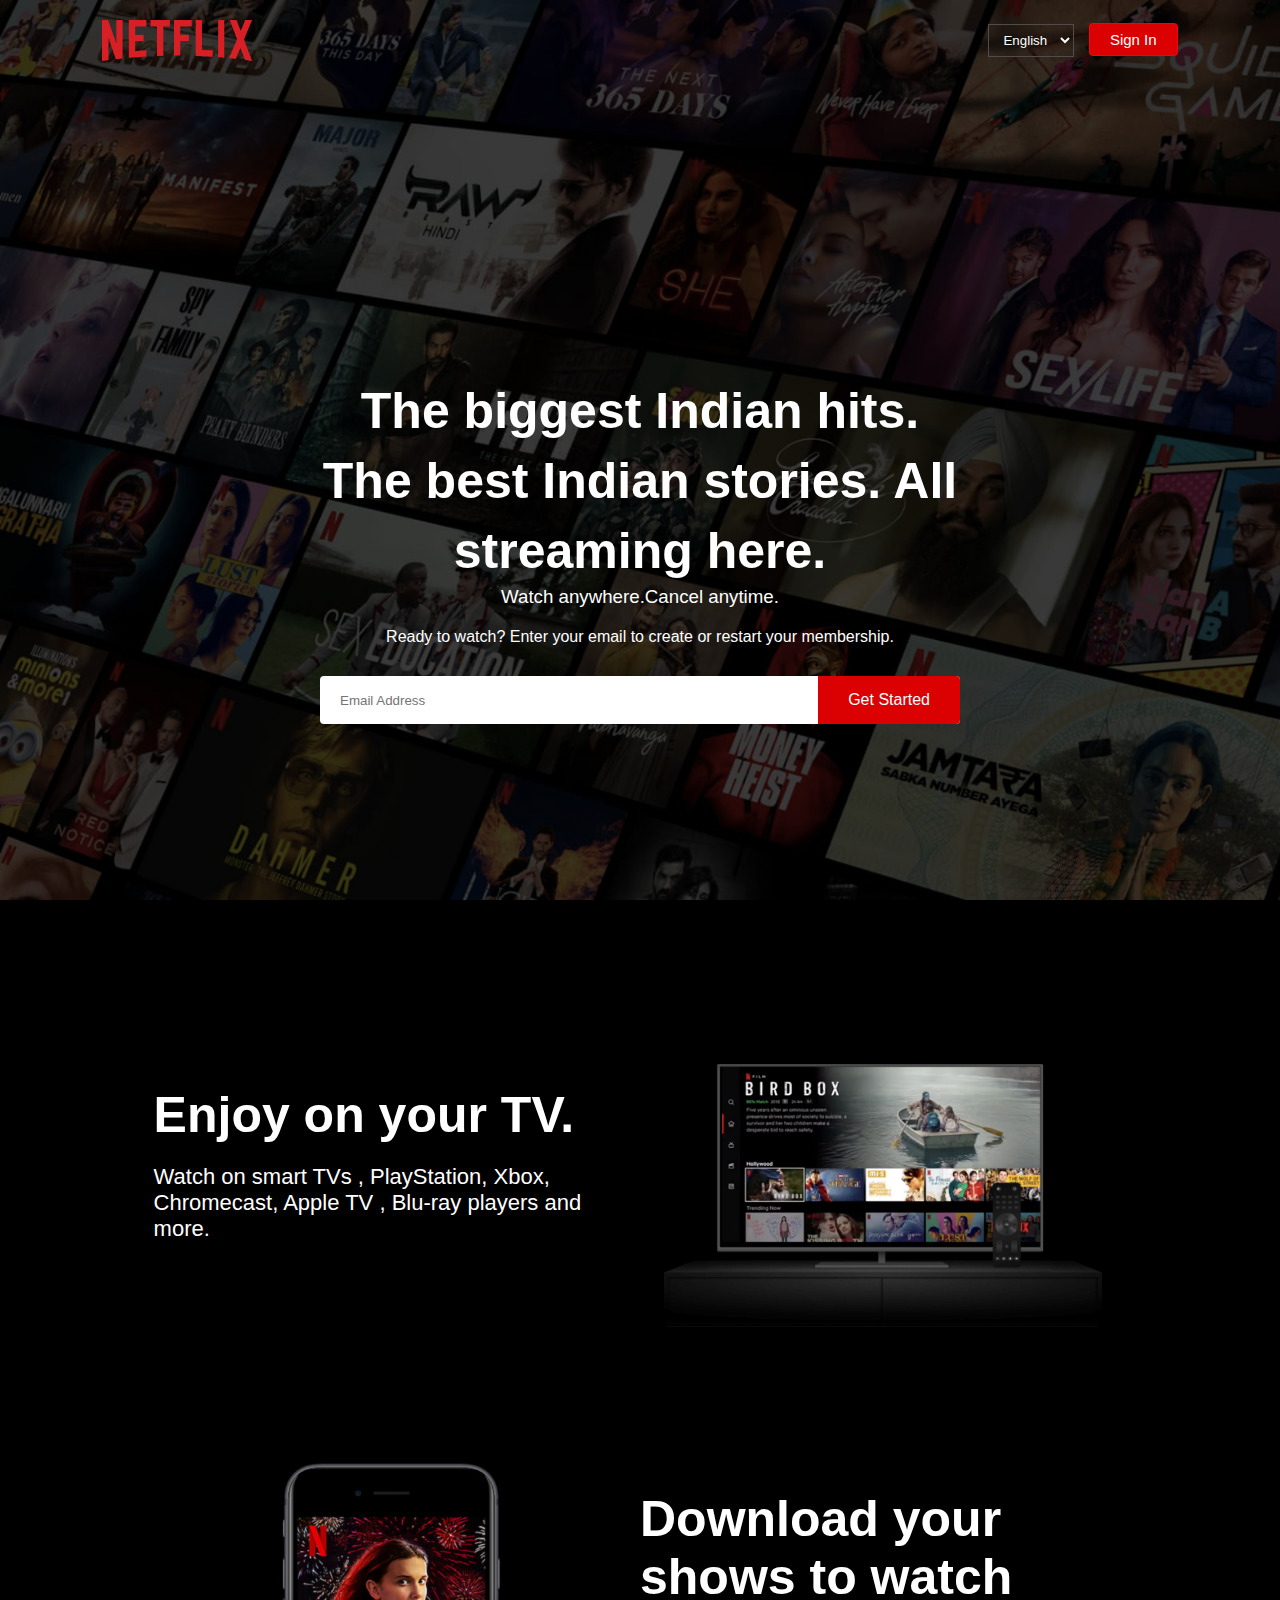
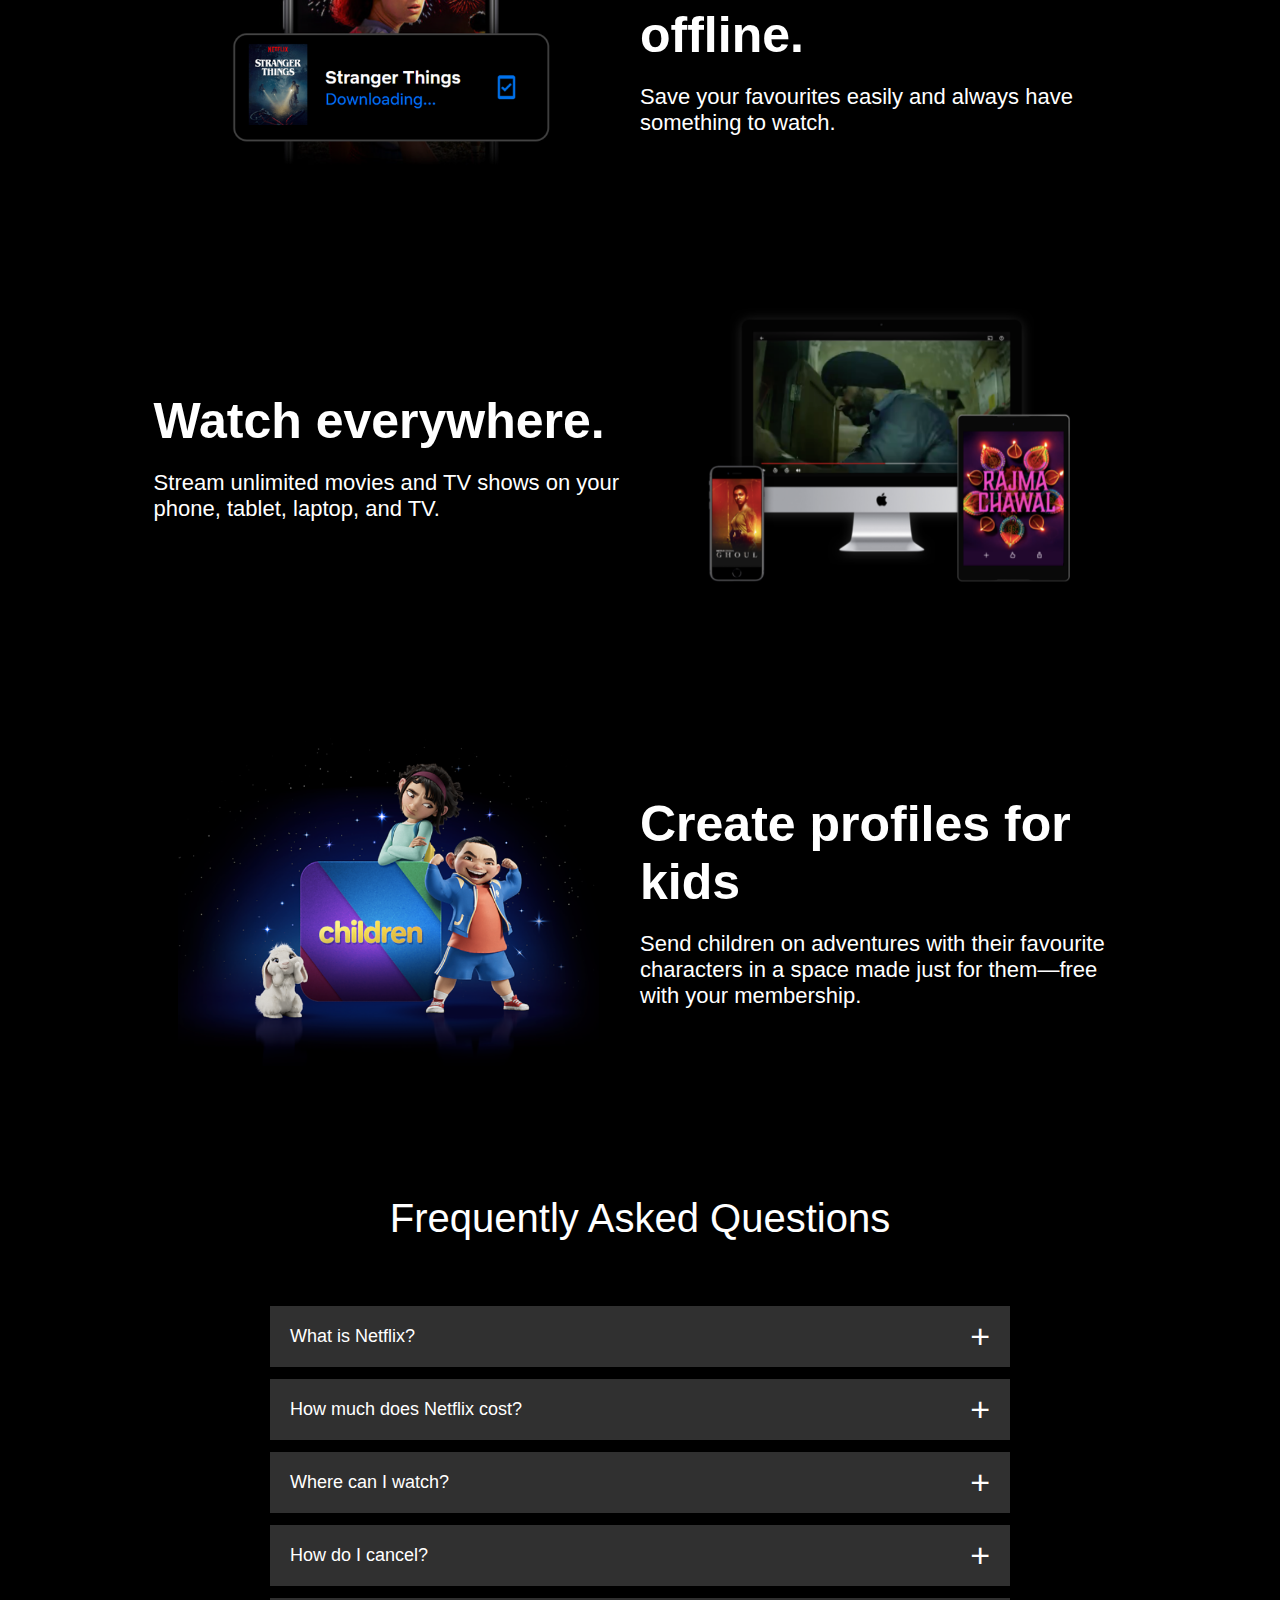
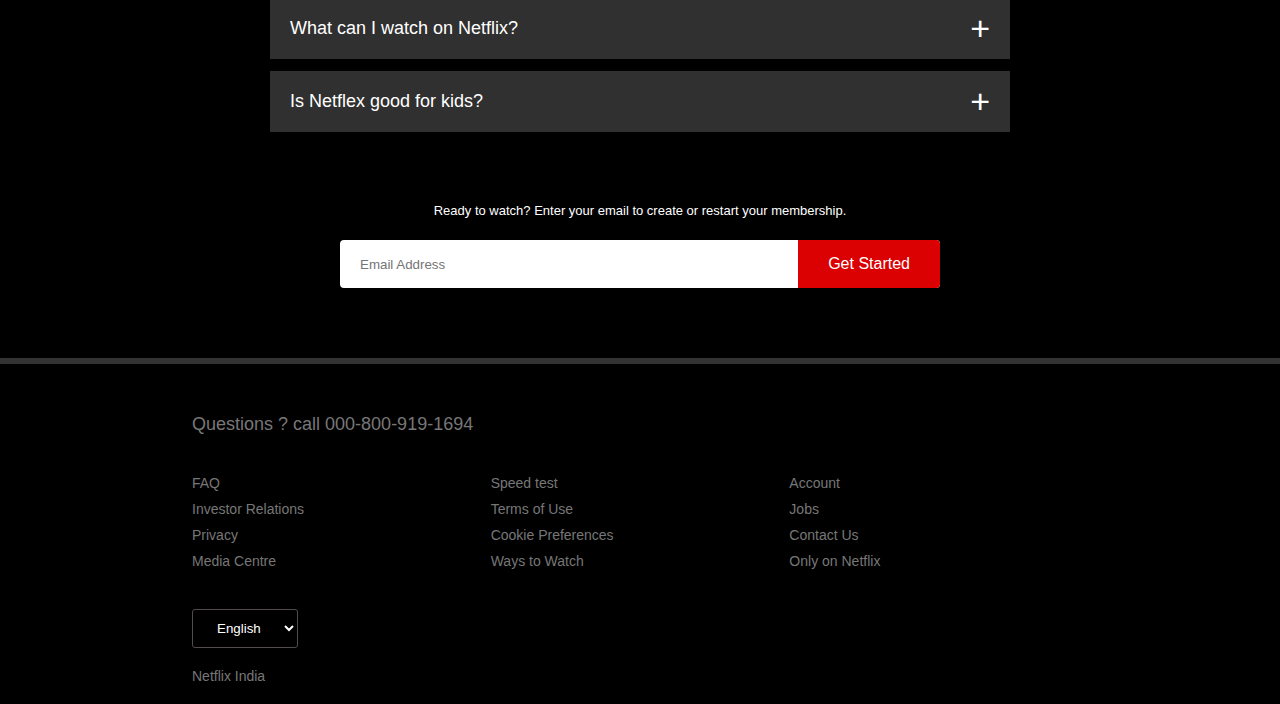
<file: index.html>
<!DOCTYPE html>
<html lang="en">
<head>
    <meta charset="UTF-8">
    <meta name="viewport" content="width=device-width, initial-scale=1.0">
    <title>Netflix Clone</title>
    <link rel="stylesheet" href="style.css">
</head>
<body>
    <div class="header">
        <nav>
            <img src="images/logo.png" alt="" class="logo">
            <div>
          <select name="language" id="language-btn" class="language-btn">
            <option value="english">English</option>
            <option value="hindi">Hindi</option>
          </select>
                <button class="nav-btn" > <a href="signin.html">Sign In</a></button>
            </div>

        </nav>
        <div class="header-content">
            <h1>
                The biggest Indian hits. The best Indian stories. All streaming here.</h1>
            <h3>Watch anywhere.Cancel anytime.</h3>
            <p>Ready to watch? Enter your email to create or restart your membership.</p>
            <form class="email-signup">
                <input type="email" placeholder="Email Address" required>
                <button type="submit">Get Started</button>
            </form>
        </div>
    </div>

    <!-- feature -->
    <div class="features">
        <div class="row">
           <div class="text-col">
            <h2>Enjoy on your TV.</h2>
            <p>Watch on smart TVs , PlayStation, Xbox, Chromecast, Apple TV , Blu-ray players and more. </p>
           </div>
           <div class="img-col">
            <img src="images/feature-1.png" alt="">
           </div>
        </div>

        <div class="row">
            <div class="img-col">
                <img src="images/feature-2.png" alt="">
               </div>
            <div class="text-col">
             <h2>Download your shows to watch offline.</h2>
             <p>Save your favourites easily and always have something to watch. </p>
            </div>
            
         </div>

         <div class="row">
            <div class="text-col">
             <h2>Watch everywhere.</h2>
             <p>Stream unlimited movies and TV shows on your phone, tablet, laptop, and TV. </p>
            </div>
            <div class="img-col">
             <img src="images/feature-3.png" alt="">
            </div>
         </div>

         <div class="row">
            <div class="img-col">
                <img src="images/feature-4.png" alt="">
               </div>
            <div class="text-col">
             <h2>Create profiles for kids</h2>
             <p>Send children on adventures with their favourite characters in a space made just for them—free with your membership. </p>
            </div>
           
         </div>
    </div>

    <div class="faq">
        <h2>Frequently Asked Questions</h2>
        <ul class="accordion">
            <li>
                <input type="radio" name="accordion" id="first">
            <label for="first">What is Netflix?</label>
            <div class="content">
                <p>Netflix is a streaming service that offers a wide variety of award-winning TV shows, movies, anime, documentaries and more – on thousands of internet-connected devices.
                   <br>
                    You can watch as much as you want, whenever you want, without a single ad – all for one low monthly price. There's always something new to discover, and new TV shows and movies are added every week!</p>
            </div>
        </li>

        <li>
            <input type="radio" name="accordion" id="second">
        <label for="second">How much does Netflix cost?</label>
        <div class="content">
          <p>Watch Netflix on your smartphone, tablet, Smart TV, laptop, or streaming device, all for one fixed monthly fee. Plans range from ₹ 149 to ₹ 649 a month. No extra costs, no contracts.</p>
        </div>
    </li> 

    <li>
        <input type="radio" name="accordion" id="third">
    <label for="third">Where can I watch?</label>
    <div class="content">
       <p>Watch anywhere, anytime. Sign in with your Netflix account to watch instantly on the web at netflix.com from your personal computer or on any internet-connected device that offers the Netflix app, including smart TVs, smartphones, tablets, streaming media players and game consoles.
         <br>
        You can also download your favourite shows with the iOS, Android, or Windows 10 app. Use downloads to watch while you're on the go and without an internet connection. Take Netflix with you anywhere.</p>
    </div>
</li>
<li>
    <input type="radio" name="accordion" id="forth">
<label for="forth">How do I cancel?</label>
<div class="content">
   <p>Netflix is flexible. There are no annoying contracts and no commitments. You can easily cancel your account online in two clicks. There are no cancellation fees – start or stop your account anytime.</p>
</div>
</li>

<li>
    <input type="radio" name="accordion" id="fifth">
<label for="fifth">What can I watch on Netflix?</label>
<div class="content">
   <p>Netflix has an extensive library of feature films, documentaries, TV shows, anime, award-winning Netflix originals, and more. Watch as much as you want, anytime you want.</p>
</div>
</li>

<li>
    <input type="radio" name="accordion" id="sixth">
<label for="sixth">Is Netflex good for kids?</label>
<div class="content">
   <p>The Netflix Kids experience is included in your membership to give parents control while kids enjoy family-friendly TV shows and films in their own space.
     <br>
    Kids profiles come with PIN-protected parental controls that let you restrict the maturity rating of content kids can watch and block specific titles you don’t want kids to see.</p>
</div>
</li>
        </ul>
        <small>Ready to watch? Enter your email to create or restart your membership.</small>
        <form class="email-signup">
            <input type="email" placeholder="Email Address" required>
            <button type="submit">Get Started</button>
        </form>
    </div>

    <!-- footer -->
  <div class="footer">
    <h2>Questions ? call 000-800-919-1694</h2>

    <div class="row">
        <div class="col">
            <a href="#"> FAQ</a>
            <a href="#">Investor Relations</a>
            <a href="#">Privacy</a>
            <a href="#">Media Centre</a>
        </div>
        <div class="col">
            <a href="#">Speed test</a>
            <a href="#"> Terms of Use</a>
            <a href="#">Cookie Preferences</a>
            <a href="#">Ways to Watch</a>
            </div>
        <div class="col">
            <a href="#">Account</a>
            <a href="#"> Jobs</a>
            <a href="#"> Contact Us</a>
            <a href="#">Only on Netflix</a>
            </div> 
    </div>
    <select name="language" class="language-btn">
        <option value="english">English</option>
        <option value="hindi">Hindi</option>
    </select>
    <p class="copyright-txt">Netflix India</p>
  </div>
</body>
</html>
</file>
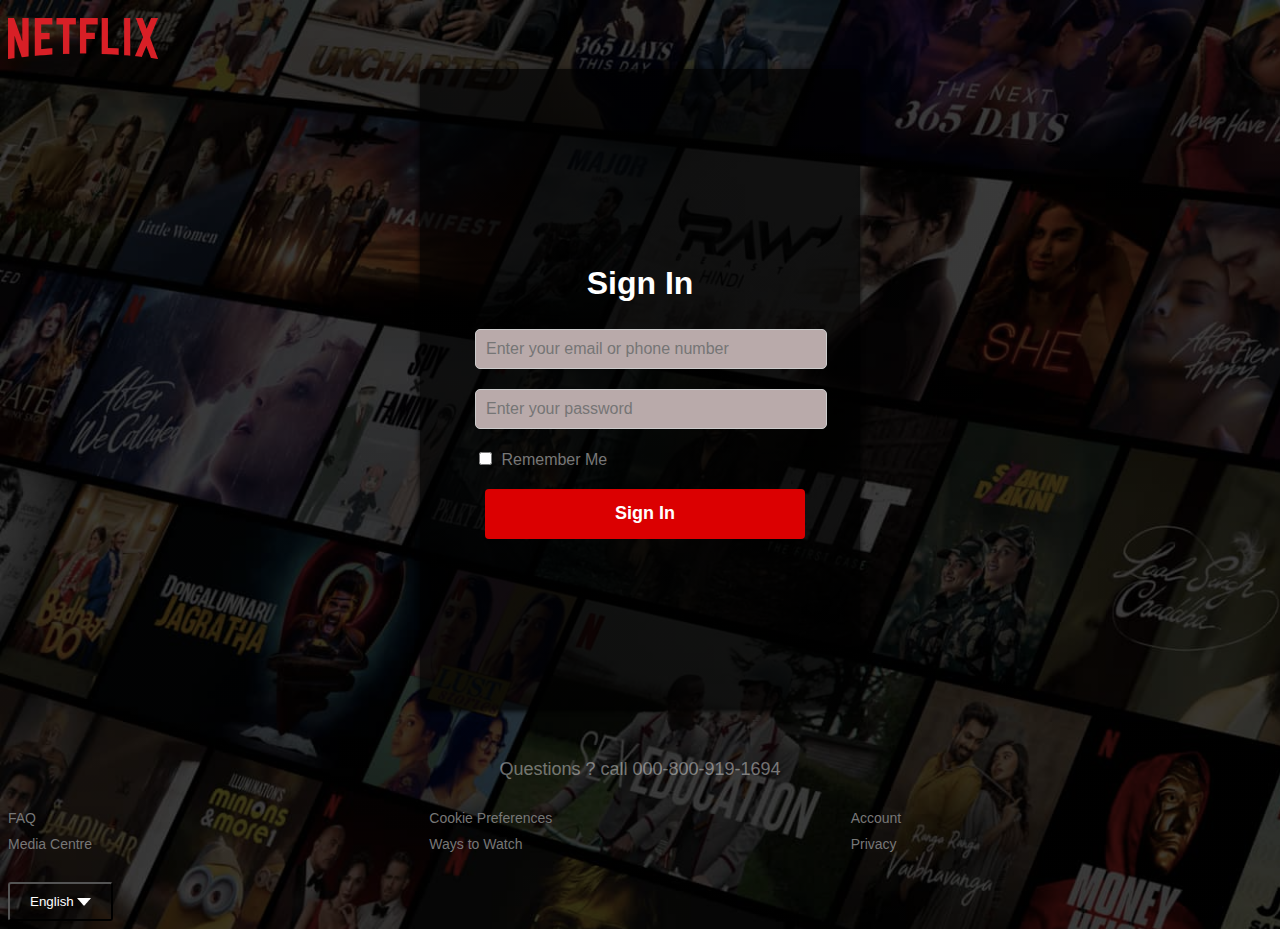
<file: signin.html>
<!DOCTYPE html>
<html lang="en">
<head>
    <meta charset="UTF-8">
    <meta name="viewport" content="width=device-width, initial-scale=1.0">
    <title>Netflix</title>
    <style>
        body{
           font-family:  'Helvetica Nue', sans-serif;
           background:linear-gradient(rgba(0,0,0,0.7),rgba(0,0,0,0.7)),url(images/header-image.png);
        }
        nav{
    display: flex;
    align-items: center;
    justify-content: space-between;
    padding: 10px 0 ;
}
.logo{
    width: 150px;
    cursor: pointer;
}


        .login {
            max-width: 400px;
            height: 600px;
            display: flex;
           
            flex-direction: column;
            justify-content: center;
            align-items: center;
            margin: auto;
            padding: 20px;
            color: rgba(255, 255, 255);
            background:linear-gradient(rgba(0,0,0,0.7),rgba(0,0,0,0.7));
            border-radius: 5px;
            box-shadow: 0 2px 5px rgba(0, 0, 0, 0.879);
        }
        h2 {
            text-align: center;
            font-size: 32px;
        }
        .form-group {
            margin-bottom: 20px;
            color: #777;
            
        }
       
        input[type="text"],
        input[type="password"] {
            width: 100%;
            padding: 10px;
            border: 1px solid #ccc;
            border-radius: 5px;
            font-size: 16px;
            background-color: #b9aaaa;
            color: #cccccc04;
        }
        input[type="checkbox"] {
            margin-right: 5px;     
        }
        
        .btn {
            border: 0;
            outline: 0;
            background: #db0001;
            color: #fff;
             padding: 7px 20px;
             font-size: 18px;
             font-weight: bold;
          border-radius: 4px;
           margin-left: 10px;
            width: 320px;
            height: 50px;
              cursor: pointer;
        }
  

.footer h2{
    font-size: 18px;
    font-weight: 400;
    margin-bottom: 30px;
    color: rgba(255, 255, 255, 0.414);
}

.footer .col{
    
    flex-basis: 35%;
    flex-grow: 1;
    margin-bottom: 20px;
}

.footer .col a{
    display: block;
    text-decoration: none;
    color: #777;
    font-size: 14px;
    margin-bottom: 10px;
}

.footer .row{
    align-items: flex-start;
    display: flex;
    margin-left:20px;
    justify-content: center;
    align-items: center;
     margin: auto;
   /* padding: 50px 0; */
}
.footer .language-btn{
    background-color: transparent;
    padding: 10px 20px ;
    border-radius: 3px;
    color: white;
}

.l
    </style>
</head>
<body>

    <nav>
        <img src="images/logo.png" alt="" class="logo">
    </nav>
    <div class="login">
        <h2>Sign In</h2>
        <form >
            <div class="form-group">
       
                <input type="text" id="emailPhone" name="emailPhone" placeholder="Enter your email or phone number" required>
            </div>
            <div class="form-group">
               
                <input type="password" id="password" name="password" placeholder="Enter your password" required>
            </div>
            <div class="form-group">
                <input type="checkbox" id="rememberMe" name="rememberMe" placeholder=""> Remember Me
                
            </div>
            <button type="submit" class="btn">Sign In</button>
        </form>

    </div>
   <br><br>
    <div class="footer">
        <h2>Questions ? call 000-800-919-1694</h2>
    
        <div class="row">
            <div class="col">
                <a href="#"> FAQ</a>
                <a href="#">Media Centre</a>
            </div>
            <div class="col">
                
                <a href="#">Cookie Preferences</a>
                <a href="#">Ways to Watch</a>
                </div>
            <div class="col">
                <a href="#">Account</a>
                <a href="#"> Privacy</a>
               
                </div> 
        </div>
        <button class="language-btn">English <img src="images/down-icon.png" style="background-color: transparent; width: 14px;" alt=""></button>
      
      </div>
</body>
</html>
</file>
<file: style.css>
*{
    box-sizing: border-box;
    margin: 0;
    padding: 0;
    font-family: 'Poppins', sans-serif;
}

body{
    background: #000;
    color: #fff;

}

.header{
    width: 100%;
    height: 100vh;
    background-image: linear-gradient(rgba(0,0,0,0.7),rgba(0,0,0,0.7)),url(images/header-image.png);
    background-size: cover;
    background-position: center;
    padding: 10px 8%;
    position: relative;
}

nav{
    display: flex;
    align-items: center;
    justify-content: space-between;
    padding: 10px 0 ;
}
.logo{
    width: 150px;
    cursor: pointer;
}
.nav-btn {
    border: 1px solid red;
    outline: 0;
    background: #db0001;
  
    padding: 7px 20px;
    font-size: 12px;
    border-radius: 4px;
    margin-left: 10px;
    cursor: pointer;
    
}
.nav-btn a{
    color: #fff;
    text-decoration: none;
    font-size: 15px;
}
.language-btn{
    display: inline-flex;
    align-items: center;
    background: transparent;
    border: 1px solid #514b4b;
    padding: 7px 10px;
    color: #fff;
}

.language-btn img{
    width: 10px;
    margin-left: 10px;
}
.header-content{
    position: absolute;
    top: 50%;
    left: 50%;
    transform: translate(-50%,-50%);
    text-align: center;
    margin-top: 100px;
}
.header-content h1{
    font-size: 50px;
    line-height: 70px;
    font-weight:bolder;
    max-width: 650px;
    overflow: hidden;
}
.header-content h3{
    font-weight: 400;
    margin-bottom: 20px;
}

.email-signup{
    background: #fff;
    border-radius: 4px;
    display: flex;
    align-items: center;
    margin-top: 30px;
    overflow: hidden;
}

.email-signup input{
    flex: 1;
    border: 0;
    outline: 0;
    margin-left: 20px;
}

.email-signup button{
background: #db0001;
border: 0;
outline: 0;
color: #fff;
font-size: 16px;
cursor: pointer;
padding: 15px 30px;
}

/* features */

.features{
    padding: 50px 12%;
    font-size: 22px;
}

.row{
    display: flex;
    width: 100%;
    align-items: center;
    flex-wrap: wrap;
    padding:50px 0;

}
.text-col{
    flex-basis: 50%;
    margin-bottom: 20px;

}
.img-col{
    flex-basis: 50%;
    margin-bottom: 20px;
}

.img-col img{
    display: block;
    width: 90%;
    margin: auto;
}

.features h2{
    font-size: 50px;
    font-weight: 600;
    margin-bottom: 20px;
}

/* faq */

.faq{
    padding: 10px 12%;
    text-align: center;
    font-size: 18px;
    
}

.faq h2{
    font-weight: 500;
    font-size: 40px;
}

.accordion{
    margin: 60px auto;
    width: 100%;
    max-width: 750px;

}

.accordion li{
    list-style: none;
    width: 100%;
    padding: 5px;
}
.accordion li label{
    display: flex;
    align-items: center;
    padding: 20px;
    font-size: 18px;
    font-weight: 500;
    background: #303030;
    margin-bottom: 2px;
    cursor: pointer;
    position: relative;
}

label::after{
    content:'+';
    font-size: 34px;
    position: absolute;
    right: 20px;
    transition: transform 0.5s;
}

input[type="radio"]{
    display: none;
}

.accordion .content{
    background: #303030;
    text-align: left;
    padding: 0 20px;
    max-height: 0;
    overflow: hidden;
    transition: max-height 0.5s, padding 0.5s;
}

.accordion input[type="radio"]:checked +label + .content{
    max-height: 600px;
    padding: 30px 20px;
}
.accordion input[type="radio"]:checked +label::after{
    transform: rotate(135deg);
}

.faq .email-signup{
    max-width: 600px;
    margin: 20px auto 60px;

}

.faq small{
    font-size: 13px;
}

.footer {
    padding: 50px 15% 10px;
    border-top: 6px solid #333;
    color: #777;
}

.footer h2{
    font-size: 18px;
    font-weight: 400;
    margin-bottom: 30px;
}

.footer .col{
    
    flex-basis: 33%;
    flex-grow: 1;
    margin-bottom: 20px;
}

.footer .col a{
    display: block;
    text-decoration: none;
    color: #777;
    font-size: 14px;
    margin-bottom: 10px;
}

.footer .row{
    align-items: flex-start;
   padding: 10px 0;
}

.footer .language-btn{
    color: #fff;
    padding: 10px 20px ;
    border-radius: 3px;
}

.footer .copyright-txt{
     font-size: 14px;
     margin-top: 20px;
      margin-bottom: 10px;
}

/* media queriess for mobile screen */

@media only screen and (max-width:600px){
    .logo{
        width: 100px;
    }
    nav button{
        padding: 5px 10px ;
    }
    nav .language-btn{
        padding: 4px 8px ;

    }
    .header-content{
        position:unset;
        transform:none;
        padding-top:150px;
    }
   .header-content h1{
    font-size: 30px;
   }
   .email-signup button{
    font-size: 12px;
    padding: 10px 15px;

   }
   .text-col , .img-col{
    flex-basis: 100%;
   }
   .features h2{
    font:30px
   }
   .features p{
    font-size:15px ;
   }
   .row:nth-child(2), .row:nth-child(4){
    flex-direction: column-reverse;
   }
   .features .row{
    padding: 10px 0;
   }
   .faq h2{
     font-size: 20px;
   }
   .accordion .content{
    font-size: 14px;
   }
   .accordion li label{
    padding: 10px ;
    font-size: 14px;
   }
   label::after{
      font-size: 22px;
   }
}
</file>
